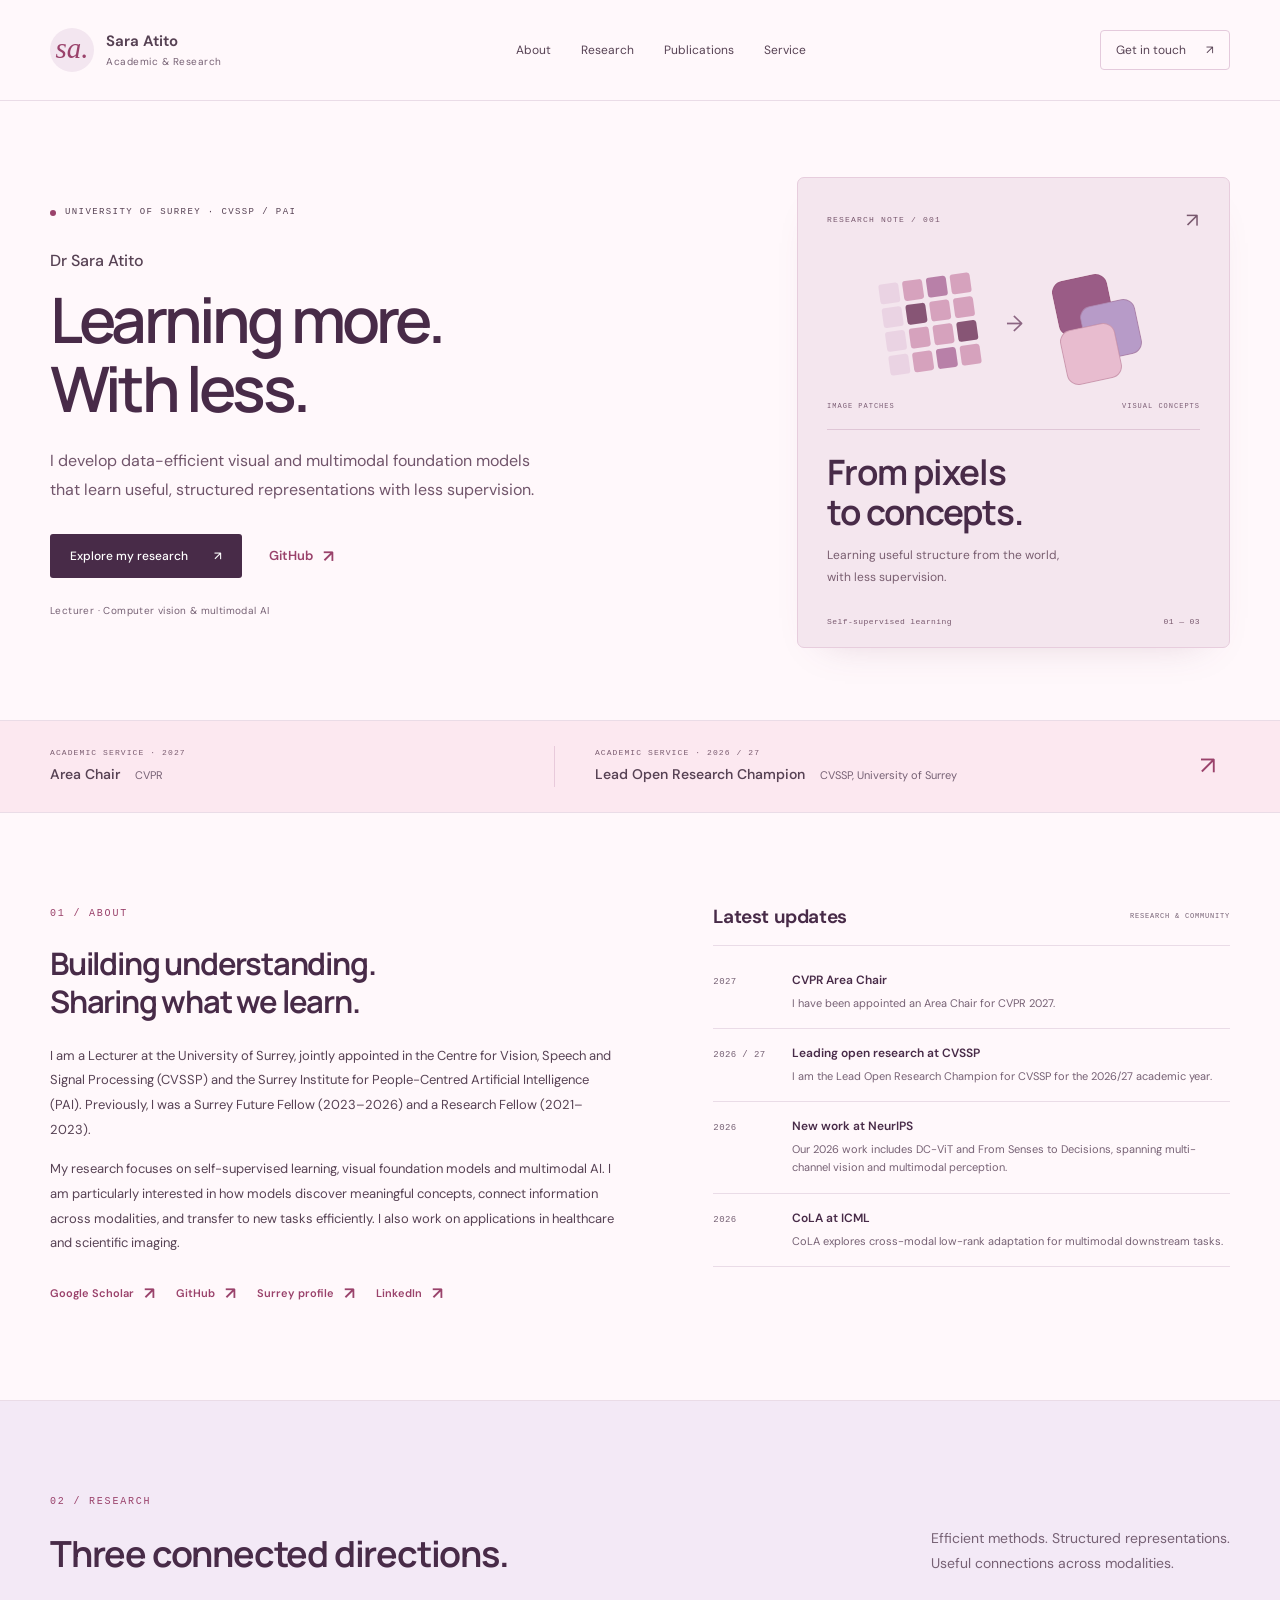
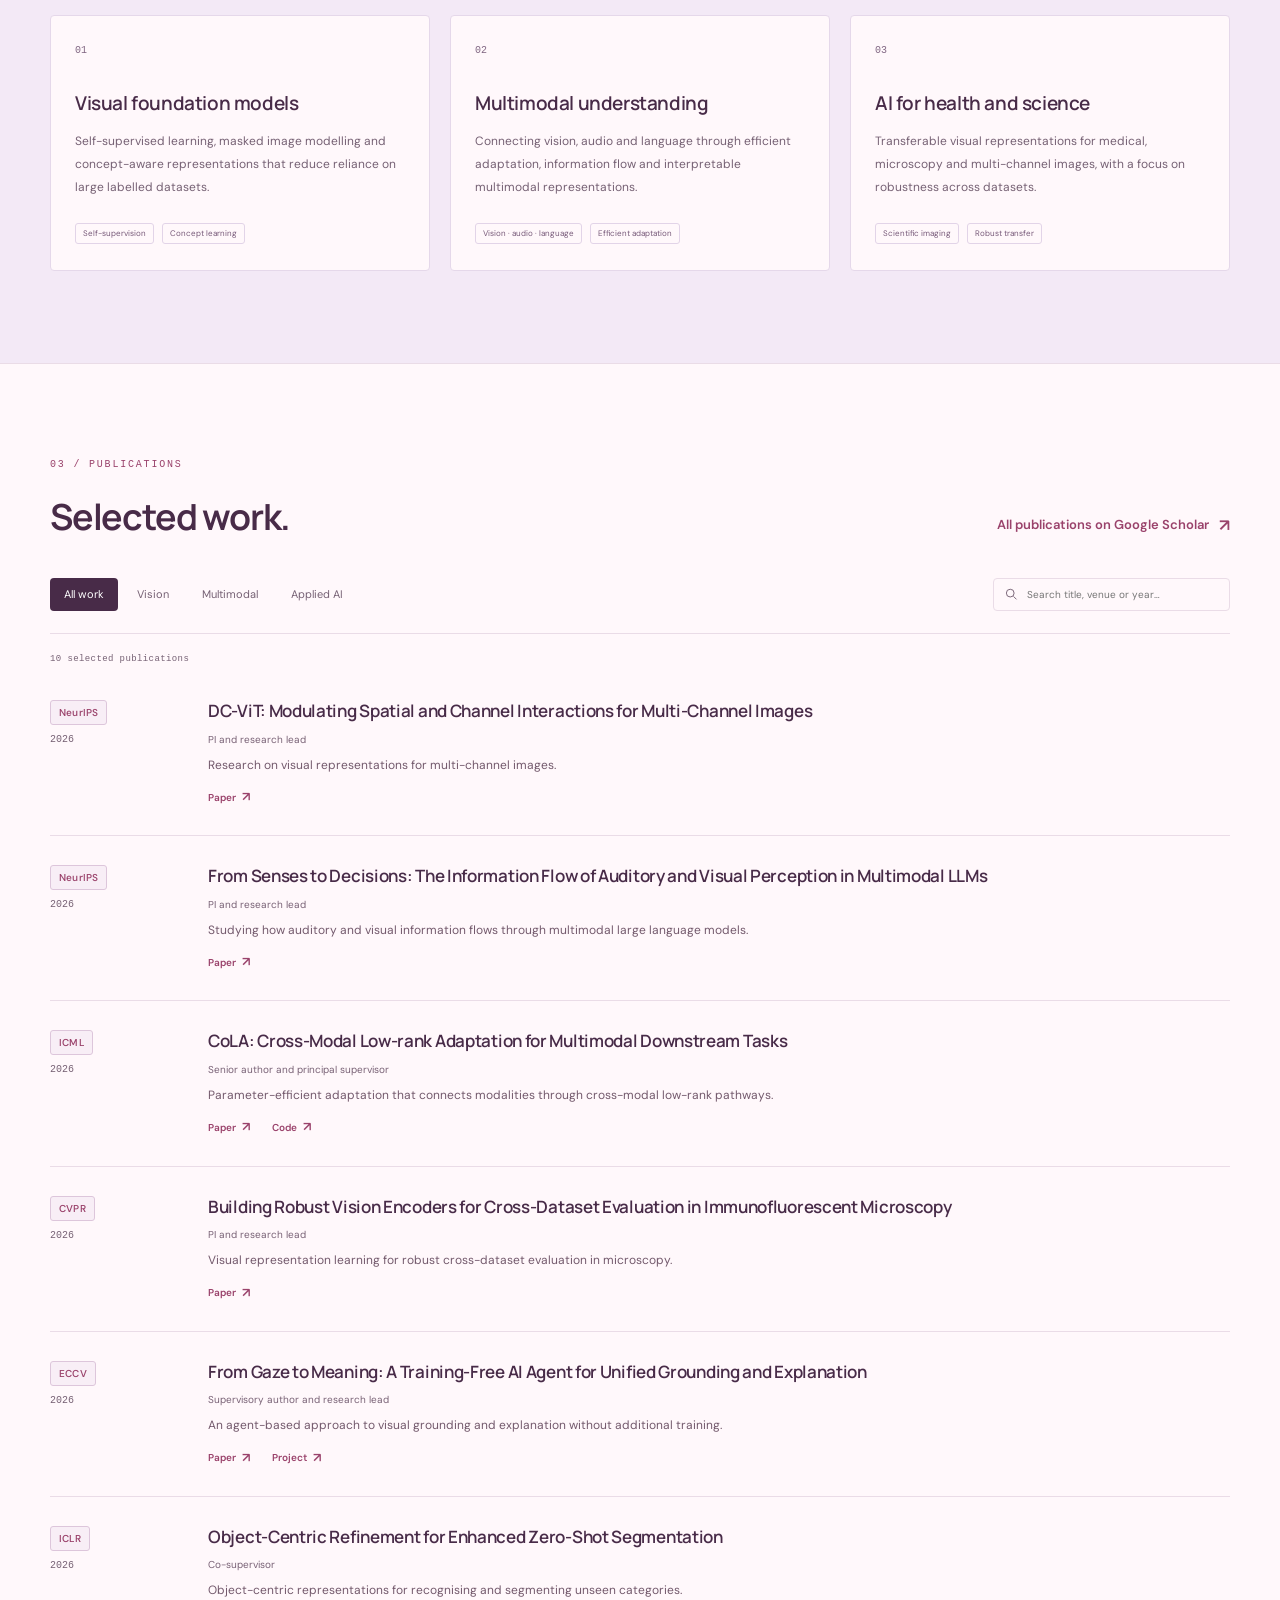
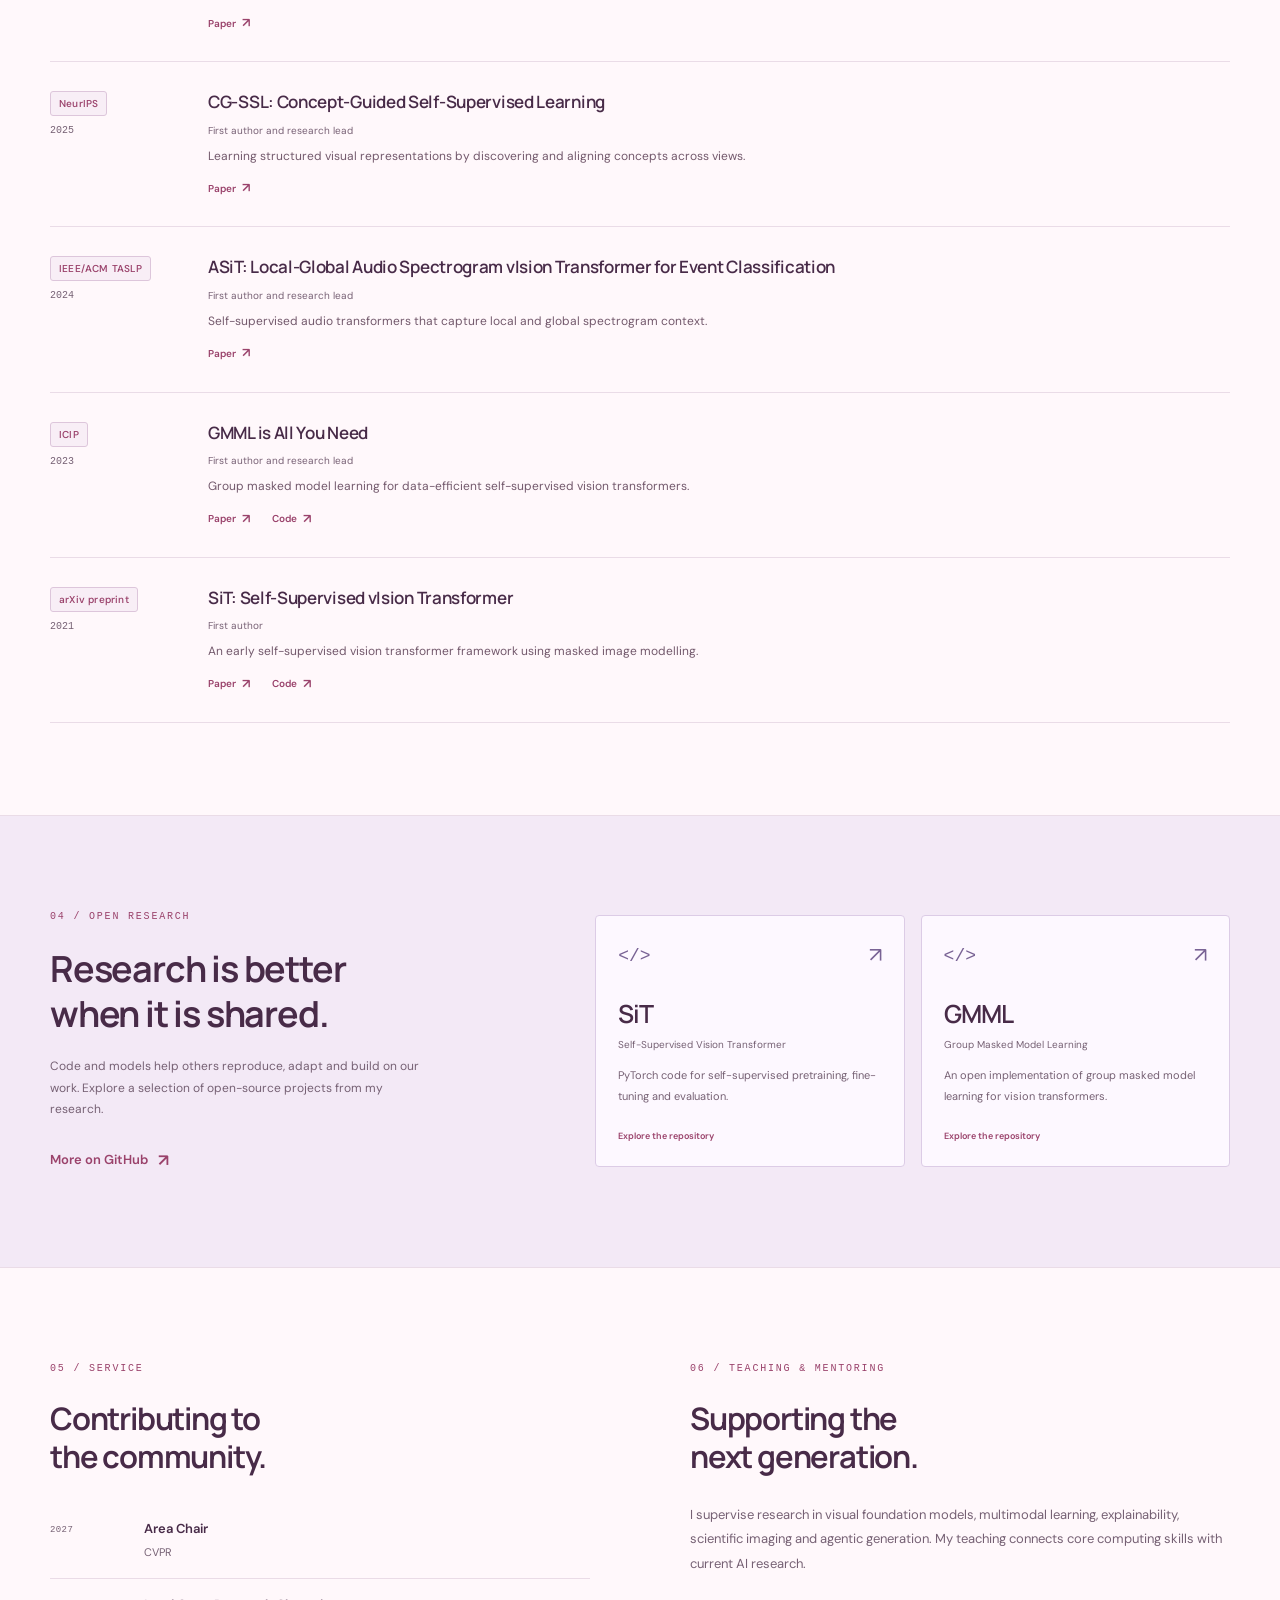
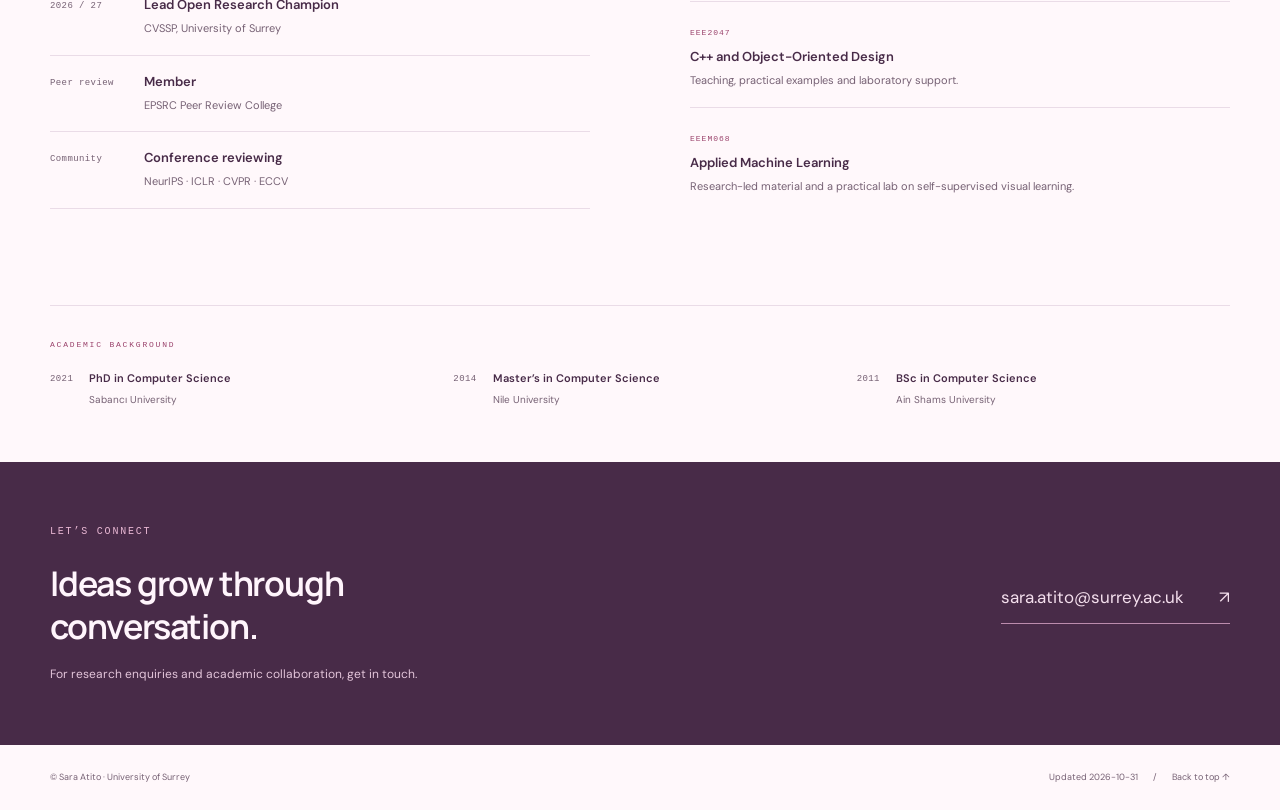
<file: site/index.html>
<!doctype html>
<html lang="en">
<head>
  <meta charset="utf-8">
  <meta name="viewport" content="width=device-width, initial-scale=1">
  <meta name="description" content="Sara Atito — Lecturer at University of Surrey. I develop data-efficient visual and multimodal foundation models that learn useful, structured representations with less supervision.">
  <meta name="theme-color" content="#fff8fb">
  <meta property="og:title" content="Sara Atito · Academic & Research">
  <meta property="og:description" content="Sara Atito — Lecturer at University of Surrey. I develop data-efficient visual and multimodal foundation models that learn useful, structured representations with less supervision.">
  <meta property="og:type" content="website">
  <title>Sara Atito · Academic & Research</title>
  <link rel="icon" href="assets/favicon.svg" type="image/svg+xml">
  <link rel="stylesheet" href="assets/style.css">
  <script src="assets/site.js" defer></script>
</head>
<body>
<a class="skip-link" href="#main">Skip to content</a>
<header class="site-header"><div class="container header-inner">
  <a class="brand" href="#home" aria-label="Sara Atito home"><span class="brand-mark" aria-hidden="true">sa.</span><span>Sara Atito<span class="brand-caption">Academic & Research</span></span></a>
  <nav aria-label="Main navigation"><a href="#about">About</a><a href="#research">Research</a><a href="#publications">Publications</a><a href="#service">Service</a></nav>
  <a class="header-contact" href="mailto:sara.atito@surrey.ac.uk">Get in touch <span aria-hidden="true">↗</span></a>
</div></header>
<main id="main">
<section class="hero container" id="home" aria-labelledby="hero-title">
  <div class="hero-copy"><div class="eyebrow"><span class="dot"></span> University of Surrey · CVSSP / PAI</div><p class="hero-name">Dr Sara Atito</p><h1 id="hero-title">Learning more.<br>With less.</h1><p class="hero-intro">I develop data-efficient visual and multimodal foundation models that learn useful, structured representations with less supervision.</p><div class="hero-actions"><a class="button primary" href="#publications">Explore my research <span aria-hidden="true">↗</span></a><a class="text-link" href="https://github.com/Sara-Atito">GitHub <span aria-hidden="true">↗</span></a></div><p class="hero-role">Lecturer · Computer vision & multimodal AI</p></div>
  <div class="visual-note" aria-label="A conceptual illustration of learning visual concepts from image patches"><div class="note-top"><span>RESEARCH NOTE / 001</span><span aria-hidden="true">↗</span></div><div class="visual-art" aria-hidden="true"><div class="patch-grid"><i></i><i></i><i></i><i></i><i></i><i></i><i></i><i></i><i></i><i></i><i></i><i></i><i></i><i></i><i></i><i></i></div><div class="art-arrow">→</div><div class="concept-stack"><span class="concept concept-one"></span><span class="concept concept-two"></span><span class="concept concept-three"></span></div></div><div class="visual-labels"><span>IMAGE PATCHES</span><span>VISUAL CONCEPTS</span></div><h2>From pixels<br>to concepts.</h2><p>Learning useful structure from the world,<br>with less supervision.</p><div class="note-footer"><span>Self-supervised learning</span><span>01 — 03</span></div></div>
</section>
<div class="appointment-band"><div class="container appointment-grid"><div><span class="mini-label">Academic service · 2027</span><p><strong>Area Chair</strong><span>CVPR</span></p></div><div><span class="mini-label">Academic service · 2026 / 27</span><p><strong>Lead Open Research Champion</strong><span>CVSSP, University of Surrey</span></p></div><a href="#service" aria-label="View academic service"><span aria-hidden="true">↗</span></a></div></div>
<section class="container about-news section" id="about"><div class="about"><div class="section-kicker">01 / ABOUT</div><h2>Building understanding.<br>Sharing what we learn.</h2><div class="prose"><p>I am a Lecturer at the University of Surrey, jointly appointed in the Centre for Vision, Speech and Signal Processing (CVSSP) and the Surrey Institute for People-Centred Artificial Intelligence (PAI). Previously, I was a Surrey Future Fellow (2023–2026) and a Research Fellow (2021–2023).</p><p>My research focuses on self-supervised learning, visual foundation models and multimodal AI. I am particularly interested in how models discover meaningful concepts, connect information across modalities, and transfer to new tasks efficiently. I also work on applications in healthcare and scientific imaging.</p></div><div class="profile-links"><a class="text-link" href="https://scholar.google.com/citations?user=1oHnCf0AAAAJ&amp;hl=en">Google Scholar <span aria-hidden="true">↗</span></a><a class="text-link" href="https://github.com/Sara-Atito">GitHub <span aria-hidden="true">↗</span></a><a class="text-link" href="https://www.surrey.ac.uk/people/sara-atito">Surrey profile <span aria-hidden="true">↗</span></a><a class="text-link" href="https://www.linkedin.com/in/saraatito/">LinkedIn <span aria-hidden="true">↗</span></a></div></div><aside class="news" aria-labelledby="news-title"><div class="section-heading compact"><h2 id="news-title">Latest updates</h2><span class="small-label">RESEARCH & COMMUNITY</span></div><ol class="news-list"><li><span class="date">2027</span><div><h3>CVPR Area Chair</h3><p>I have been appointed an Area Chair for CVPR 2027.</p></div></li><li><span class="date">2026 / 27</span><div><h3>Leading open research at CVSSP</h3><p>I am the Lead Open Research Champion for CVSSP for the 2026/27 academic year.</p></div></li><li><span class="date">2026</span><div><h3>New work at NeurIPS</h3><p>Our 2026 work includes DC-ViT and From Senses to Decisions, spanning multi-channel vision and multimodal perception.</p></div></li><li><span class="date">2026</span><div><h3>CoLA at ICML</h3><p>CoLA explores cross-modal low-rank adaptation for multimodal downstream tasks.</p></div></li></ol></aside></section>
<section class="research-section" id="research"><div class="container section"><div class="section-heading"><div><div class="section-kicker">02 / RESEARCH</div><h2>Three connected directions.</h2></div><p class="section-aside">Efficient methods. Structured representations.<br>Useful connections across modalities.</p></div><div class="research-grid"><article class="research-card"><span class="card-number">01</span><h3>Visual foundation models</h3><p>Self-supervised learning, masked image modelling and concept-aware representations that reduce reliance on large labelled datasets.</p><div class="tags"><span>Self-supervision</span><span>Concept learning</span></div></article><article class="research-card"><span class="card-number">02</span><h3>Multimodal understanding</h3><p>Connecting vision, audio and language through efficient adaptation, information flow and interpretable multimodal representations.</p><div class="tags"><span>Vision · audio · language</span><span>Efficient adaptation</span></div></article><article class="research-card"><span class="card-number">03</span><h3>AI for health and science</h3><p>Transferable visual representations for medical, microscopy and multi-channel images, with a focus on robustness across datasets.</p><div class="tags"><span>Scientific imaging</span><span>Robust transfer</span></div></article></div></div></section>
<section class="container section" id="publications"><div class="section-heading"><div><div class="section-kicker">03 / PUBLICATIONS</div><h2>Selected work.</h2></div><a class="text-link" href="https://scholar.google.com/citations?user=1oHnCf0AAAAJ&amp;hl=en">All publications on Google Scholar <span aria-hidden="true">↗</span></a></div><div class="publication-controls" hidden><div class="filters" role="group" aria-label="Filter publications"><button type="button" class="filter active" data-filter="All" aria-pressed="true">All work</button><button type="button" class="filter" data-filter="Vision" aria-pressed="false">Vision</button><button type="button" class="filter" data-filter="Multimodal" aria-pressed="false">Multimodal</button><button type="button" class="filter" data-filter="Applied AI" aria-pressed="false">Applied AI</button></div><label class="search"><span class="sr-only">Search publications</span><svg aria-hidden="true" width="16" height="16" viewBox="0 0 24 24" fill="none" stroke="currentColor" stroke-width="1.6"><circle cx="10.5" cy="10.5" r="6.5"/><path d="m16 16 5 5"/></svg><input id="publication-search" type="search" placeholder="Search title, venue or year…"></label></div><p class="results-count" id="results-count" aria-live="polite">10 selected publications</p><div id="publication-list"><article class="publication" data-category="Vision" data-search="dc-vit: modulating spatial and channel interactions for multi-channel images neurips 2026 vision"><div class="pub-meta"><span class="venue">NeurIPS</span><span>2026</span></div><div class="pub-body"><h3>DC-ViT: Modulating Spatial and Channel Interactions for Multi-Channel Images</h3><p class="pub-role">PI and research lead</p><p class="pub-description">Research on visual representations for multi-channel images.</p><div class="pub-links"><a class="text-link" href="https://arxiv.org/abs/2603.14281">Paper <span aria-hidden="true">↗</span></a></div></div></article><article class="publication" data-category="Multimodal" data-search="from senses to decisions: the information flow of auditory and visual perception in multimodal llms neurips 2026 multimodal"><div class="pub-meta"><span class="venue">NeurIPS</span><span>2026</span></div><div class="pub-body"><h3>From Senses to Decisions: The Information Flow of Auditory and Visual Perception in Multimodal LLMs</h3><p class="pub-role">PI and research lead</p><p class="pub-description">Studying how auditory and visual information flows through multimodal large language models.</p><div class="pub-links"><a class="text-link" href="https://arxiv.org/abs/2606.10147">Paper <span aria-hidden="true">↗</span></a></div></div></article><article class="publication" data-category="Multimodal" data-search="cola: cross-modal low-rank adaptation for multimodal downstream tasks icml 2026 multimodal"><div class="pub-meta"><span class="venue">ICML</span><span>2026</span></div><div class="pub-body"><h3>CoLA: Cross-Modal Low-rank Adaptation for Multimodal Downstream Tasks</h3><p class="pub-role">Senior author and principal supervisor</p><p class="pub-description">Parameter-efficient adaptation that connects modalities through cross-modal low-rank pathways.</p><div class="pub-links"><a class="text-link" href="https://proceedings.mlr.press/v306/suharitdamrong26a.html">Paper <span aria-hidden="true">↗</span></a><a class="text-link" href="https://github.com/peterwisu/CoLA">Code <span aria-hidden="true">↗</span></a></div></div></article><article class="publication" data-category="Applied AI" data-search="building robust vision encoders for cross-dataset evaluation in immunofluorescent microscopy cvpr 2026 applied ai"><div class="pub-meta"><span class="venue">CVPR</span><span>2026</span></div><div class="pub-body"><h3>Building Robust Vision Encoders for Cross-Dataset Evaluation in Immunofluorescent Microscopy</h3><p class="pub-role">PI and research lead</p><p class="pub-description">Visual representation learning for robust cross-dataset evaluation in microscopy.</p><div class="pub-links"><a class="text-link" href="https://openaccess.thecvf.com/content/CVPR2026/papers/Marikkar_Building_Robust_Vision_Encoders_for_Cross-Dataset_Evaluation_in_Immunofluorescent_Microscopy_CVPR_2026_paper.pdf">Paper <span aria-hidden="true">↗</span></a></div></div></article><article class="publication" data-category="Multimodal" data-search="from gaze to meaning: a training-free ai agent for unified grounding and explanation eccv 2026 multimodal"><div class="pub-meta"><span class="venue">ECCV</span><span>2026</span></div><div class="pub-body"><h3>From Gaze to Meaning: A Training-Free AI Agent for Unified Grounding and Explanation</h3><p class="pub-role">Supervisory author and research lead</p><p class="pub-description">An agent-based approach to visual grounding and explanation without additional training.</p><div class="pub-links"><a class="text-link" href="https://arxiv.org/abs/2609.06208">Paper <span aria-hidden="true">↗</span></a><a class="text-link" href="https://shayan137.github.io/gta-project-page/">Project <span aria-hidden="true">↗</span></a></div></div></article><article class="publication" data-category="Vision" data-search="object-centric refinement for enhanced zero-shot segmentation iclr 2026 vision"><div class="pub-meta"><span class="venue">ICLR</span><span>2026</span></div><div class="pub-body"><h3>Object-Centric Refinement for Enhanced Zero-Shot Segmentation</h3><p class="pub-role">Co-supervisor</p><p class="pub-description">Object-centric representations for recognising and segmenting unseen categories.</p><div class="pub-links"><a class="text-link" href="https://proceedings.iclr.cc/paper_files/paper/2026/hash/7db2ffcbfd0bd361d47b7fa612bd2ba2-Abstract-Conference.html">Paper <span aria-hidden="true">↗</span></a></div></div></article><article class="publication" data-category="Vision" data-search="cg-ssl: concept-guided self-supervised learning neurips 2025 vision"><div class="pub-meta"><span class="venue">NeurIPS</span><span>2025</span></div><div class="pub-body"><h3>CG-SSL: Concept-Guided Self-Supervised Learning</h3><p class="pub-role">First author and research lead</p><p class="pub-description">Learning structured visual representations by discovering and aligning concepts across views.</p><div class="pub-links"><a class="text-link" href="https://proceedings.neurips.cc/paper_files/paper/2025/hash/d4557f8bbe5f51f0f6b74fb8d74e9341-Abstract-Conference.html">Paper <span aria-hidden="true">↗</span></a></div></div></article><article class="publication" data-category="Multimodal" data-search="asit: local-global audio spectrogram vision transformer for event classification ieee/acm taslp 2024 multimodal"><div class="pub-meta"><span class="venue">IEEE/ACM TASLP</span><span>2024</span></div><div class="pub-body"><h3>ASiT: Local-Global Audio Spectrogram vIsion Transformer for Event Classification</h3><p class="pub-role">First author and research lead</p><p class="pub-description">Self-supervised audio transformers that capture local and global spectrogram context.</p><div class="pub-links"><a class="text-link" href="https://doi.org/10.1109/TASLP.2024.3428908">Paper <span aria-hidden="true">↗</span></a></div></div></article><article class="publication" data-category="Vision" data-search="gmml is all you need icip 2023 vision"><div class="pub-meta"><span class="venue">ICIP</span><span>2023</span></div><div class="pub-body"><h3>GMML is All You Need</h3><p class="pub-role">First author and research lead</p><p class="pub-description">Group masked model learning for data-efficient self-supervised vision transformers.</p><div class="pub-links"><a class="text-link" href="https://doi.org/10.1109/ICIP49359.2023.10222150">Paper <span aria-hidden="true">↗</span></a><a class="text-link" href="https://github.com/Sara-Atito/GMML">Code <span aria-hidden="true">↗</span></a></div></div></article><article class="publication" data-category="Vision" data-search="sit: self-supervised vision transformer arxiv preprint 2021 vision"><div class="pub-meta"><span class="venue">arXiv preprint</span><span>2021</span></div><div class="pub-body"><h3>SiT: Self-Supervised vIsion Transformer</h3><p class="pub-role">First author</p><p class="pub-description">An early self-supervised vision transformer framework using masked image modelling.</p><div class="pub-links"><a class="text-link" href="https://arxiv.org/abs/2104.03602">Paper <span aria-hidden="true">↗</span></a><a class="text-link" href="https://github.com/Sara-Atito/SiT">Code <span aria-hidden="true">↗</span></a></div></div></article></div><div class="empty-state" hidden><p>No publications match this search.</p><button type="button" id="reset-filters" class="text-link">Clear filters</button></div></section>
<section class="opensource-section"><div class="container section opensource-layout"><div><div class="section-kicker">04 / OPEN RESEARCH</div><h2>Research is better<br>when it is shared.</h2><p class="section-aside">Code and models help others reproduce, adapt and build on our work. Explore a selection of open-source projects from my research.</p><a class="text-link" href="https://github.com/Sara-Atito">More on GitHub <span aria-hidden="true">↗</span></a></div><div class="code-grid"><a class="code-card" href="https://github.com/Sara-Atito/SiT"><div class="code-top"><span class="code-icon" aria-hidden="true">&lt;/&gt;</span><span aria-hidden="true">↗</span></div><h3>SiT</h3><p class="code-subtitle">Self-Supervised Vision Transformer</p><p>PyTorch code for self-supervised pretraining, fine-tuning and evaluation.</p><span class="code-label">Explore the repository</span></a><a class="code-card" href="https://github.com/Sara-Atito/GMML"><div class="code-top"><span class="code-icon" aria-hidden="true">&lt;/&gt;</span><span aria-hidden="true">↗</span></div><h3>GMML</h3><p class="code-subtitle">Group Masked Model Learning</p><p>An open implementation of group masked model learning for vision transformers.</p><span class="code-label">Explore the repository</span></a></div></div></section>
<section class="container section service-teaching" id="service"><div><div class="section-kicker">05 / SERVICE</div><h2>Contributing to<br>the community.</h2><ul class="service-list"><li><span class="date">2027</span><div><h3>Area Chair</h3><p>CVPR</p></div></li><li><span class="date">2026 / 27</span><div><h3>Lead Open Research Champion</h3><p>CVSSP, University of Surrey</p></div></li><li><span class="date">Peer review</span><div><h3>Member</h3><p>EPSRC Peer Review College</p></div></li><li><span class="date">Community</span><div><h3>Conference reviewing</h3><p>NeurIPS · ICLR · CVPR · ECCV</p></div></li></ul></div><div class="teaching"><div class="section-kicker">06 / TEACHING & MENTORING</div><h2>Supporting the<br>next generation.</h2><p>I supervise research in visual foundation models, multimodal learning, explainability, scientific imaging and agentic generation. My teaching connects core computing skills with current AI research.</p><ul class="courses"><li><span class="course-code">EEE2047</span><h3>C++ and Object-Oriented Design</h3><p>Teaching, practical examples and laboratory support.</p></li><li><span class="course-code">EEEM068</span><h3>Applied Machine Learning</h3><p>Research-led material and a practical lab on self-supervised visual learning.</p></li></ul></div></section>
<section class="container education-section"><div class="section-kicker">ACADEMIC BACKGROUND</div><ul class="education-list"><li><span class="date">2021</span><div><h3>PhD in Computer Science</h3><p>Sabancı University</p></div></li><li><span class="date">2014</span><div><h3>Master’s in Computer Science</h3><p>Nile University</p></div></li><li><span class="date">2011</span><div><h3>BSc in Computer Science</h3><p>Ain Shams University</p></div></li></ul></section>
<section class="contact-section" id="contact"><div class="container contact-inner"><div><div class="section-kicker">LET’S CONNECT</div><h2>Ideas grow through<br>conversation.</h2><p>For research enquiries and academic collaboration, get in touch.</p></div><a class="contact-email" href="mailto:sara.atito@surrey.ac.uk">sara.atito@surrey.ac.uk <span aria-hidden="true">↗</span></a></div></section>
</main>
<footer class="container site-footer"><span>© Sara Atito · University of Surrey</span><span>Updated 2026-10-31 <span aria-hidden="true">/</span> <a href="#home">Back to top ↑</a></span></footer>
</body>
</html>
</file>
<file: site/assets/style.css>
@import url('https://fonts.googleapis.com/css2?family=DM+Sans:wght@400;450;500;550;600;650;700&family=Manrope:wght@400;500;600;650;700;750;800&display=swap');
:root{--bg:#fff8fb;--paper:#fff;--ink:#482b48;--text:#574254;--muted:#766174;--line:#eadce7;--accent:#9a426b;--highlight:#f2cfe1;--soft:#f3e9f6;--mono:ui-monospace,SFMono-Regular,Consolas,monospace;--sans:'DM Sans',Arial,sans-serif;--display:'Manrope',Arial,sans-serif}
*{box-sizing:border-box}html{scroll-behavior:smooth;scroll-padding-top:100px}body{margin:0;background:var(--bg);color:var(--text);font-family:var(--sans);font-size:15px;line-height:1.7;-webkit-font-smoothing:antialiased}a{color:inherit;text-decoration:none}button,input{font:inherit}button,a,input{touch-action:manipulation}button{cursor:pointer}button:focus-visible,a:focus-visible,input:focus-visible,summary:focus-visible{outline:3px solid #a14978;outline-offset:5px}h1,h2,h3,p{margin:0}h1,h2,h3{color:var(--ink)}h2{font-family:var(--display);font-weight:650;font-size:36px;line-height:1.24;letter-spacing:-1.2px}h3{font-weight:600;line-height:1.45}::selection{background:#f2cfe1}.container{width:min(1180px,calc(100% - 96px));margin-inline:auto}.section{padding-block:92px}.section-kicker,.eyebrow,.mini-label,.small-label{font-family:var(--mono);font-size:10px;letter-spacing:1.8px;font-weight:500;text-transform:uppercase}.section-kicker{color:var(--accent);margin-bottom:22px}.section-heading{display:flex;justify-content:space-between;align-items:flex-end;gap:24px;margin-bottom:38px}.section-aside{max-width:380px;color:var(--muted);font-size:14px;line-height:1.8}.text-link{display:inline-flex;align-items:center;gap:10px;color:var(--accent);font-size:13px;font-weight:600}.text-link:hover{text-decoration:underline;text-underline-offset:5px}.text-link span{font-size:17px}.site-header{border-bottom:1px solid var(--line);background:var(--bg)}.header-inner{height:100px;display:flex;align-items:center;justify-content:space-between;gap:25px}.brand{display:flex;align-items:center;gap:12px;font-size:15px;font-weight:650;line-height:1.3}.brand-mark{font:29px Georgia,serif;font-style:italic;background:#f3e6f0;height:44px;width:44px;display:grid;place-content:center;border-radius:50%;padding-bottom:4px;color:var(--accent)}.brand-caption{display:block;color:var(--muted);font-size:10px;font-weight:400;letter-spacing:.5px;margin-top:4px}.header-inner nav{display:flex;gap:30px;font-size:12px}.header-inner nav a:hover{color:var(--accent);text-decoration:underline;text-underline-offset:7px}.header-contact{font-size:12px;border:1px solid #e4cadc;padding:9px 15px;border-radius:4px;display:flex;gap:20px;align-items:center}.header-contact:hover{background:var(--soft)}.hero{padding-top:76px;padding-bottom:72px;display:grid;grid-template-columns:1.22fr .78fr;gap:70px;align-items:center}.eyebrow{display:flex;align-items:center;gap:9px;font-size:9px;letter-spacing:1.4px;line-height:1.5}.dot{width:6px;height:6px;background:var(--accent);border-radius:50%;flex-shrink:0}.hero-name{margin:28px 0 10px;font-size:16px;font-weight:500}.hero h1{font-family:var(--display);font-size:clamp(50px,4.9vw,70px);line-height:1.1;letter-spacing:-3.8px;font-weight:600}.hero-intro{font-size:16px;max-width:495px;line-height:1.85;margin-top:23px;color:#71556b}.hero-actions{display:flex;align-items:center;gap:27px;margin-top:29px}.button{display:inline-flex;align-items:center;gap:26px;border-radius:3px;padding:12px 20px;font-size:12px;font-weight:500}.button.primary{background:var(--ink);color:white}.button.primary:hover{background:var(--accent)}.hero-role{font-size:10px;color:var(--muted);margin-top:24px;letter-spacing:.4px}.visual-note{width:100%;background:#f4e6ee;border:1px solid #e7cddd;border-radius:7px;padding:25px 29px 19px;position:relative;overflow:hidden;box-shadow:0 18px 40px -28px #7a426444}.note-top,.note-footer{display:flex;justify-content:space-between;align-items:center;font-family:var(--mono);font-size:8px;letter-spacing:1.2px;color:#78586e}.note-top>span:last-child{font-family:var(--sans);font-size:20px}.visual-art{display:flex;align-items:center;justify-content:center;gap:30px;height:154px;margin-top:10px}.patch-grid{display:grid;grid-template-columns:repeat(4,20px);grid-template-rows:repeat(4,20px);gap:4px;transform:rotate(-8deg)}.patch-grid i{display:block;background:#d6a2bd;border-radius:3px}.patch-grid i:nth-child(3n){background:#b880a8}.patch-grid i:nth-child(4n+1){background:#ead3e3}.patch-grid i:nth-child(6n){background:#875575}.art-arrow{font-size:22px;color:#8b6582}.concept-stack{width:90px;height:105px;position:relative}.concept{position:absolute;width:56px;height:56px;border-radius:12px;border:1px solid #94516f55;transform:rotate(-12deg)}.concept-one{left:2px;top:5px;background:#9a5c86}.concept-two{left:30px;top:30px;background:#b79bc8}.concept-three{left:10px;top:54px;background:#e8bccf}.visual-labels{display:flex;justify-content:space-between;gap:24px;font-family:var(--mono);font-size:7px;letter-spacing:1px;color:#7c5e75;border-bottom:1px solid #dfc6d6;padding-bottom:16px}.visual-note h2{font-size:35px;line-height:1.15;letter-spacing:-1px;margin-top:22px}.visual-note>p{font-size:12px;line-height:1.8;color:#795e70;margin-top:13px}.note-footer{margin-top:26px;letter-spacing:.4px;font-size:8px}.appointment-band{background:#fce8f0;border-top:1px solid var(--line);border-bottom:1px solid var(--line)}.appointment-grid{display:grid;grid-template-columns:1fr 1.3fr 30px;gap:30px;align-items:center;padding-block:24px}.appointment-grid>div:nth-child(2){border-left:1px solid #e8cadb;padding-left:40px}.mini-label{font-size:8px;letter-spacing:1.1px;color:#7a5c70;display:block;margin-bottom:4px}.appointment-grid p{display:flex;align-items:center;gap:15px;flex-wrap:wrap;font-size:12px}.appointment-grid strong{font-size:14px;font-weight:550}.appointment-grid p span{font-size:11px;color:var(--muted)}.appointment-grid>a{font-size:25px;color:var(--accent)}.about-news{display:grid;grid-template-columns:1.1fr 1fr;gap:95px}.about h2{font-size:31px}.prose{margin-top:23px;font-size:13px;line-height:1.9}.prose p+p{margin-top:15px}.profile-links{display:flex;flex-wrap:wrap;gap:9px 21px;margin-top:23px}.profile-links a{font-size:11px}.compact{align-items:center;margin-bottom:10px;padding-bottom:17px;border-bottom:1px solid var(--line)}.compact h2{font-family:var(--sans);font-size:19px;letter-spacing:-.4px}.small-label{font-size:7px;letter-spacing:.8px;color:var(--muted)}.news-list,.service-list,.education-list,.courses{list-style:none;padding:0;margin:0}.news-list li{display:grid;grid-template-columns:65px 1fr;gap:14px;padding-block:16px;border-bottom:1px solid var(--line)}.date{font-family:var(--mono);font-size:9px;letter-spacing:.4px;color:var(--muted);padding-top:3px}.news-list h3{font-size:12px;margin-bottom:4px}.news-list p{font-size:11px;color:var(--muted);line-height:1.7}.news-archive{font-size:12px;margin-top:16px}.news-archive summary{cursor:pointer;color:var(--accent)}.research-section{background:var(--soft);border-block:1px solid var(--line)}.research-grid{display:grid;grid-template-columns:repeat(3,1fr);gap:20px}.research-card{background:#fff8fb;border:1px solid #e5d8ea;border-radius:4px;padding:26px 24px;display:flex;flex-direction:column}.card-number{font-family:var(--mono);font-size:10px;color:#816783;margin-bottom:31px}.research-card h3{font-family:var(--display);font-size:19px;letter-spacing:-.4px;margin-bottom:13px}.research-card p{font-size:12px;color:var(--muted);line-height:1.9;margin-bottom:24px}.tags{display:flex;flex-wrap:wrap;gap:8px;margin-top:auto}.tags span{font-size:8px;border:1px solid #e2d4e8;border-radius:3px;padding:3px 7px;color:#765878}.publication-controls{display:flex;align-items:center;justify-content:space-between;gap:24px;padding-bottom:22px;border-bottom:1px solid var(--line)}.filters{display:flex;gap:5px;flex-wrap:wrap}.filter{background:none;border:0;border-radius:4px;padding:7px 14px;font-size:11px;color:var(--muted)}.filter.active{background:var(--ink);color:white}.filter:hover:not(.active){background:var(--soft);color:var(--accent)}.search{display:flex;gap:9px;align-items:center;border:1px solid var(--line);border-radius:4px;padding:7px 10px;color:var(--muted)}.search input{background:transparent;border:0;color:var(--ink);font-size:10px;min-width:190px;width:100%;padding:0}.search:focus-within{outline:2px solid var(--accent);outline-offset:2px}.search input:focus-visible{outline:0}.results-count{color:var(--muted);font-family:var(--mono);font-size:9px;letter-spacing:.4px;margin-top:18px;margin-bottom:4px}.publication{display:grid;grid-template-columns:133px 1fr;gap:25px;padding:27px 0;border-bottom:1px solid var(--line)}.pub-meta{display:flex;flex-direction:column;gap:6px;align-items:flex-start;font-family:var(--mono);font-size:10px;color:var(--muted);padding-top:2px}.venue{font-family:var(--sans);font-size:10px;font-weight:550;letter-spacing:.2px;padding:3px 8px;border:1px solid #ddc6db;border-radius:3px;color:var(--accent);background:#f8eef6;max-width:100%}.pub-body h3{font-family:var(--display);font-size:17px;font-weight:600;line-height:1.5;letter-spacing:-.3px;max-width:850px}.pub-role{font-size:10px;margin-top:7px;color:#786175}.pub-description{font-size:12px;line-height:1.8;color:#73596c;margin-top:7px}.pub-links{display:flex;gap:22px;margin-top:10px}.pub-links a{font-size:10px;gap:6px}.pub-links a span{font-size:13px}.empty-state{text-align:center;padding:45px 20px}.empty-state button{border:none;background:none;margin-top:15px}.opensource-section{background:#f3e9f6;border-block:1px solid var(--line)}.opensource-layout{display:grid;grid-template-columns:1fr 1.35fr;gap:75px;align-items:center}.opensource-layout .section-aside{margin-top:20px;margin-bottom:25px;font-size:12px}.code-grid{display:grid;grid-template-columns:1fr 1fr;gap:16px}.code-card{border:1px solid #dccce6;padding:22px;background:#fdf8ff;border-radius:4px;transition:transform .15s,border-color .15s;display:flex;flex-direction:column}.code-card:hover{transform:translateY(-3px);border-color:#b58bbd}.code-top{display:flex;justify-content:space-between;align-items:center;margin-bottom:22px;color:#786294;font-size:21px}.code-icon{font-family:var(--mono);font-size:18px}.code-card h3{font-family:var(--display);font-size:25px;letter-spacing:-1px}.code-card p{font-size:11px;line-height:1.85;color:var(--muted);margin-top:12px}.code-card p.code-subtitle{font-size:10px;margin-top:5px;line-height:1.6}.code-label{font-size:9px;color:var(--accent);font-weight:600;margin-top:auto;padding-top:23px}.service-teaching{display:grid;grid-template-columns:1fr 1fr;gap:100px}.service-teaching h2{font-size:31px;margin-bottom:27px}.service-list li{display:grid;grid-template-columns:78px 1fr;gap:16px;padding-block:17px;border-bottom:1px solid var(--line)}.service-list h3{font-size:13px}.service-list p{font-size:11px;color:var(--muted);margin-top:4px}.teaching>p{font-size:13px;line-height:1.9;color:var(--muted);margin-bottom:24px}.courses li{padding:16px 0 17px;border-top:1px solid var(--line)}.course-code{font-family:var(--mono);font-size:8px;letter-spacing:1px;color:var(--accent)}.courses h3{font-size:13px;margin-top:5px}.courses p{font-size:11px;color:var(--muted);margin-top:4px}.education-section{border-top:1px solid var(--line);padding-top:32px;padding-bottom:54px}.education-section .section-kicker{font-size:8px;margin-bottom:20px}.education-list{display:grid;grid-template-columns:repeat(3,1fr);gap:30px}.education-list li{display:flex;gap:16px}.education-list h3{font-size:11px}.education-list p{font-size:10px;color:var(--muted);margin-top:4px}.education-list .date{font-size:9px;padding-top:1px}.contact-section{background:var(--ink);color:#f4dfed;padding-block:61px}.contact-inner{display:flex;justify-content:space-between;align-items:center;gap:50px}.contact-section .section-kicker{color:#e9b8d4}.contact-section h2{color:#fff5fc;font-size:34px}.contact-section p{font-size:12px;color:#e3c5da;margin-top:17px}.contact-email{font-size:17px;border-bottom:1px solid #bb8cad;padding-bottom:11px;display:flex;gap:35px;align-items:center}.contact-email:hover{color:var(--highlight)}.site-footer{display:flex;justify-content:space-between;gap:24px;padding-block:25px;font-size:9px;color:var(--muted)}.site-footer>span:last-child{display:flex;gap:15px}.site-footer a:hover{text-decoration:underline}.sr-only{position:absolute;width:1px;height:1px;padding:0;overflow:hidden;clip:rect(0,0,0,0);white-space:nowrap;border:0}.skip-link{position:absolute;left:20px;top:-100px;z-index:10;padding:12px 18px;background:var(--ink);color:white}.skip-link:focus{top:15px}[hidden]{display:none!important}
@media(min-width:1600px){.container{width:min(1240px,calc(100% - 160px))}.hero{gap:110px}.hero h1{font-size:74px}}
@media(max-width:1050px){.container{width:calc(100% - 64px)}.hero{gap:38px}.hero h1{font-size:56px}.eyebrow{font-size:8px}.visual-note{padding:22px}.visual-art{gap:20px}.about-news{gap:45px}.section-aside{max-width:310px}.opensource-layout{gap:40px}.service-teaching{gap:50px}.header-inner nav{gap:21px}.small-label{display:none}.appointment-grid{grid-template-columns:1fr 1.3fr 20px;gap:15px}.appointment-grid>div:nth-child(2){padding-left:25px}.appointment-grid p{gap:4px 12px}}
@media(max-width:760px){.container{width:calc(100% - 40px)}.section{padding-block:57px}.header-inner{height:auto;padding-block:18px;flex-wrap:wrap;gap:17px}.brand{font-size:14px}.brand-mark{width:37px;height:37px;font-size:25px}.header-inner nav{order:3;width:100%;justify-content:space-between;gap:16px;font-size:11px;padding-top:8px}.header-contact{font-size:10px;padding:7px 11px}.brand-caption{font-size:8px}.hero{grid-template-columns:1fr;gap:35px;padding-top:39px;padding-bottom:43px}.hero-name{margin-top:22px}.hero h1{font-size:58px;letter-spacing:-3.5px}.eyebrow{font-size:8px;letter-spacing:1px}.hero-intro{font-size:14px;line-height:1.9;margin-top:21px}.hero-actions{gap:22px}.hero-role{font-size:9px;margin-top:20px}.visual-note{max-width:540px;padding:20px 24px;display:grid;grid-template-columns:1.15fr 1fr;column-gap:20px}.note-top{grid-column:1/-1}.visual-art{grid-column:1;grid-row:2/4;gap:12px;height:140px;margin:0}.patch-grid{grid-template-columns:repeat(4,15px);grid-template-rows:repeat(4,15px);gap:3px}.concept-stack{width:65px;height:85px}.concept{width:40px;height:40px;border-radius:8px}.concept-two{left:22px;top:25px}.concept-three{top:45px}.art-arrow{font-size:19px}.visual-labels{display:none}.visual-note h2{grid-column:2;grid-row:2;font-size:29px;align-self:end;margin-top:10px}.visual-note>p{grid-column:2;grid-row:3;font-size:9px;line-height:1.7;margin-top:6px;align-self:start}.note-footer{grid-column:1/-1;margin-top:8px;border-top:1px solid #dfc6d6;padding-top:12px}.appointment-grid{grid-template-columns:1fr auto;gap:19px;padding-block:22px}.appointment-grid>div:nth-child(2){grid-row:2;border:0;padding:0}.appointment-grid>a{grid-column:2;grid-row:1/3}.appointment-grid p{font-size:11px;gap:10px;line-height:1.5}.appointment-grid strong{font-size:12px}.appointment-grid p span{font-size:10px}.mini-label{font-size:7px}.about-news{grid-template-columns:1fr;gap:45px}.about h2{font-size:30px}.prose{font-size:12px}.compact{padding-bottom:14px}.news-list li{grid-template-columns:64px 1fr;padding-block:17px}.news-list h3{font-size:13px}.news-list p{font-size:12px}.section-heading{align-items:flex-start;flex-direction:column;gap:19px;margin-bottom:28px}.section-heading.compact{flex-direction:row}.section-heading>.text-link{font-size:11px}.section-kicker{font-size:9px;margin-bottom:18px}h2{font-size:30px}.section-aside{font-size:12px;max-width:100%}.research-grid{grid-template-columns:1fr;gap:13px}.research-card{padding:22px}.card-number{margin-bottom:16px}.research-card h3{font-size:19px}.research-card p{font-size:12px;margin-bottom:18px}.tags span{font-size:9px}.publication-controls{align-items:stretch;flex-direction:column;gap:17px}.filter{font-size:10px;padding:7px 12px}.filters{gap:3px}.search{padding:10px 12px}.search input{font-size:12px;min-width:0}.publication{grid-template-columns:1fr;gap:10px;padding-block:25px}.pub-meta{flex-direction:row;gap:11px;align-items:center;font-size:10px}.pub-body h3{font-size:16px}.pub-role{font-size:10px}.pub-description{font-size:12px}.pub-links{margin-top:12px}.pub-links a{font-size:11px}.opensource-layout{grid-template-columns:1fr;gap:30px}.code-grid{gap:12px}.code-card{padding:17px}.code-card h3{font-size:23px}.code-card p{font-size:10px}.code-card p.code-subtitle{font-size:9px}.code-top{margin-bottom:18px}.code-label{font-size:8px}.service-teaching{grid-template-columns:1fr;gap:45px}.service-teaching h2{font-size:30px}.education-list{grid-template-columns:1fr;gap:23px}.education-list h3{font-size:12px}.education-list p{font-size:11px}.education-list .date{min-width:36px}.education-section{padding-top:27px;padding-bottom:37px}.contact-inner{flex-direction:column;align-items:flex-start;gap:29px}.contact-section{padding-block:46px}.contact-section h2{font-size:30px}.contact-email{font-size:16px;gap:25px}.site-footer{flex-direction:column;gap:7px;font-size:8px;padding-block:22px}.site-footer>span:last-child{gap:12px}}
@media(max-width:360px){.hero h1{font-size:51px}.hero-actions{gap:18px}.button{padding:12px 16px;gap:16px}.visual-note{padding-inline:16px;column-gap:12px}.visual-art{gap:8px}.visual-note h2{font-size:25px}.code-grid{grid-template-columns:1fr}.contact-email{font-size:14px}}
@media(prefers-reduced-motion:reduce){html{scroll-behavior:auto}.code-card{transition:none}.code-card:hover{transform:none}}
@media print{.header-inner nav,.header-contact,.visual-note,.publication-controls,.hero-actions,.appointment-band,.skip-link{display:none!important}.container{width:100%}.section{padding-block:25px}body{background:white;font-size:11px}.hero{display:block;padding-block:20px}.hero h1{font-size:38px}.hero-intro{max-width:100%}.about-news,.service-teaching,.opensource-layout{gap:30px}.contact-section{background:white;color:var(--ink);padding-block:25px}.contact-section h2,.contact-section .section-kicker,.contact-section p{color:var(--ink)}.publication,.research-card,.code-card{break-inside:avoid}.site-footer{padding-block:15px}.research-section,.opensource-section{background:#fafafa}.publication[hidden]{display:grid!important}}
</file>
